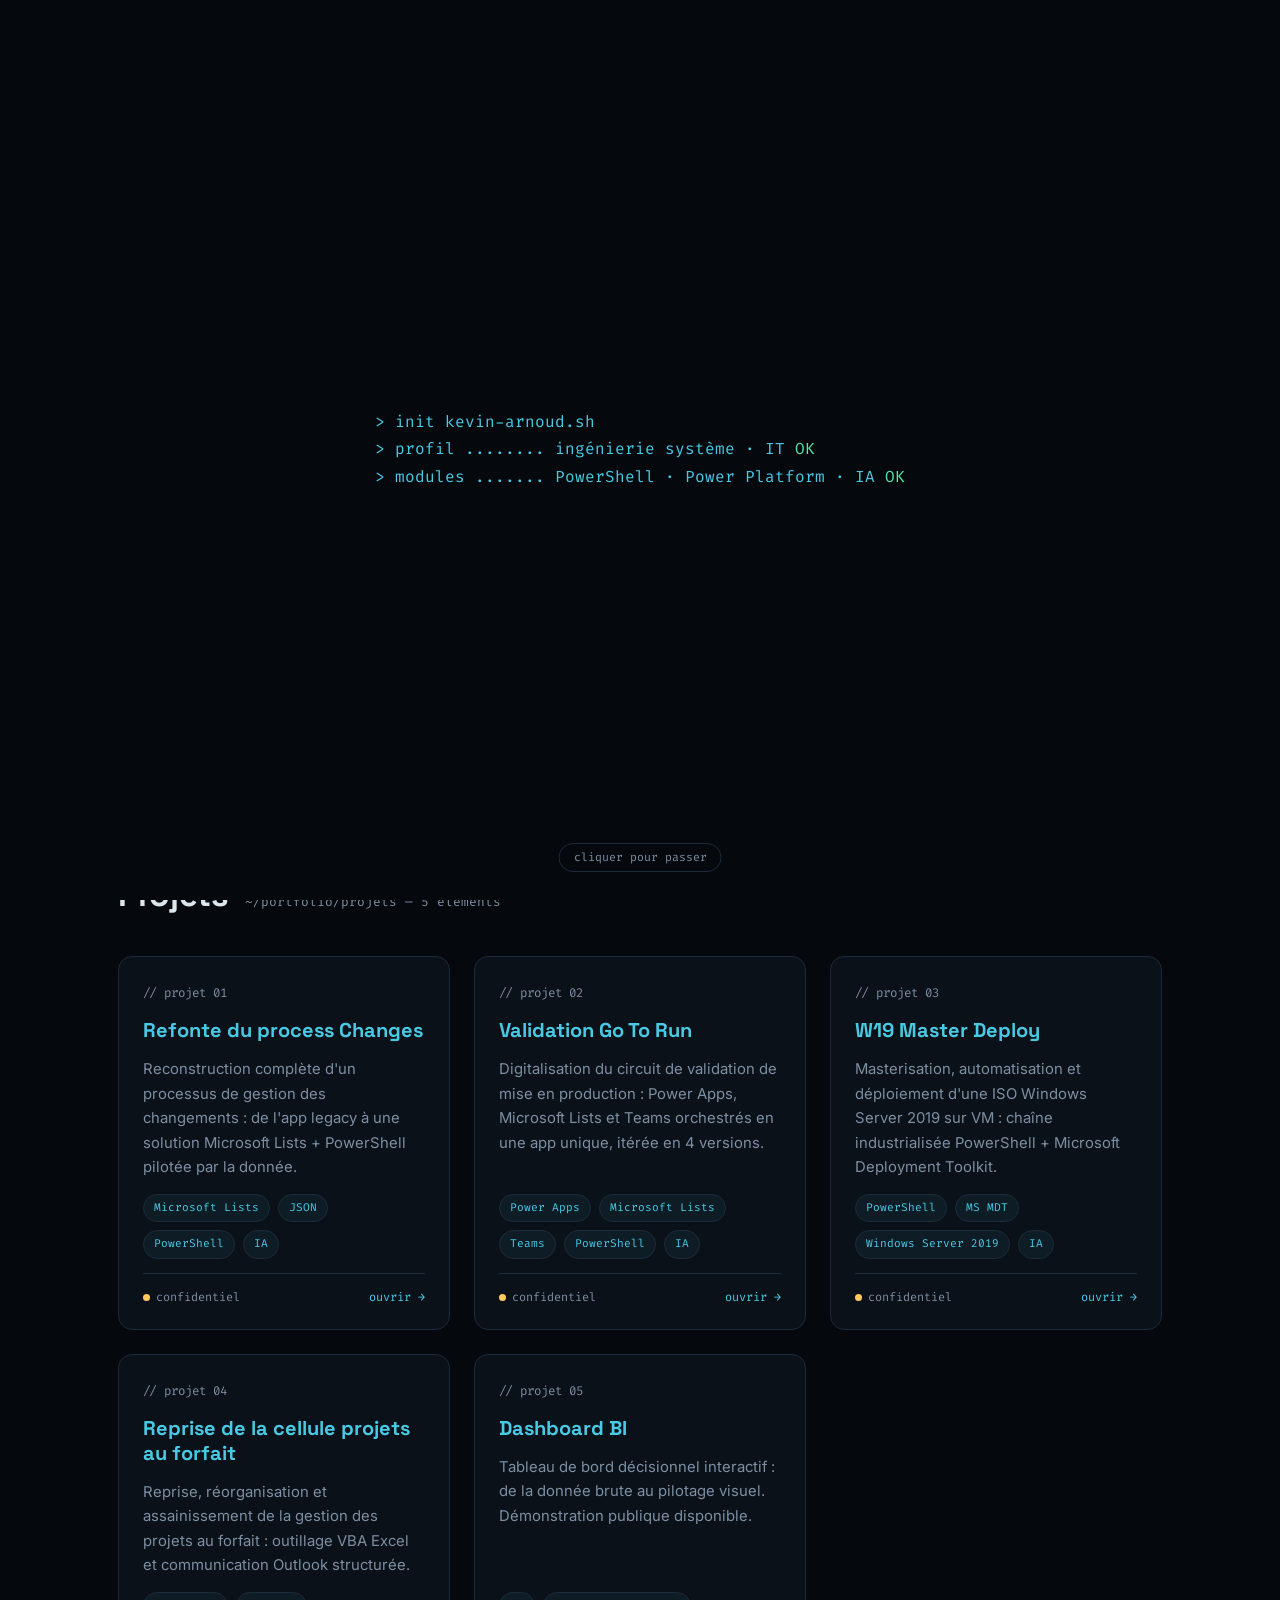
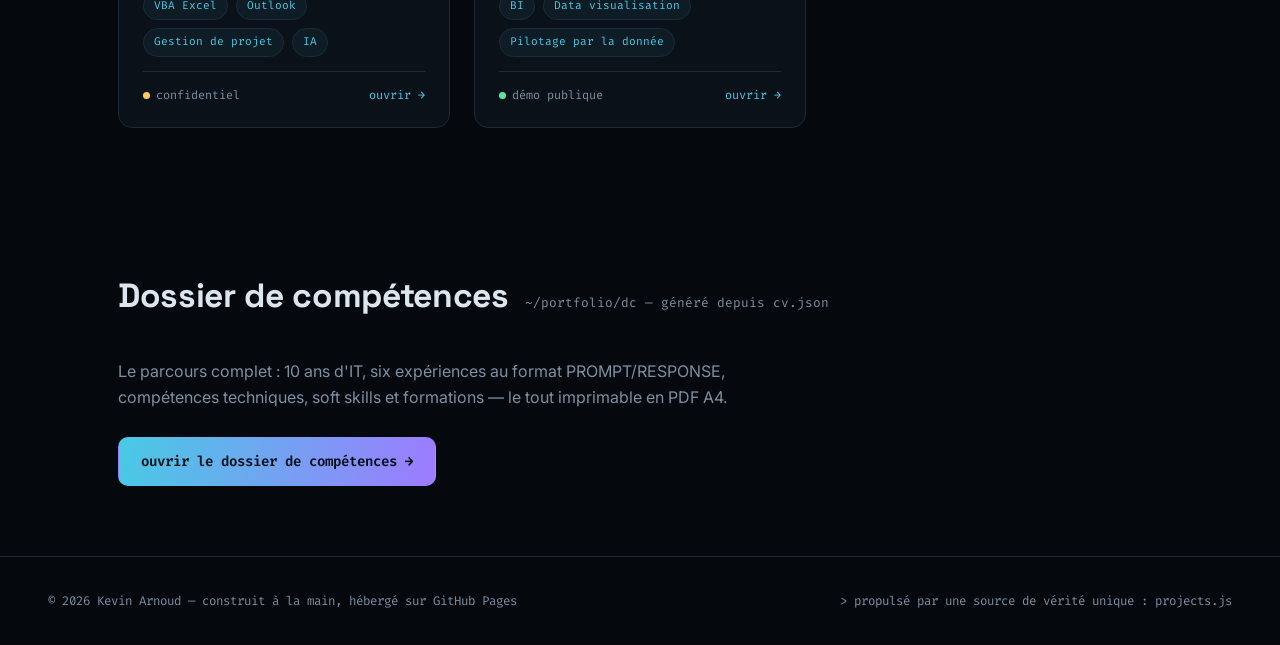
<file: index.html>
<!DOCTYPE html>
<html lang="fr">
<head>
  <meta charset="UTF-8">
  <meta name="viewport" content="width=device-width, initial-scale=1.0">
  <title>Kevin Arnoud — Portfolio · Ingénierie système · Power Platform · IA</title>
  <meta name="description" content="Portfolio de Kevin Arnoud : automatisation, Power Platform, PowerShell et projets IA. Pilotage par la donnée, zéro tâche manuelle.">
  <link rel="icon" type="image/svg+xml" href="assets/favicon.svg">
  <meta property="og:type" content="website">
  <meta property="og:title" content="Kevin Arnoud — Portfolio · Ingénierie système · Power Platform · IA">
  <meta property="og:description" content="5 projets d'automatisation et de pilotage par la donnée : Power Platform, PowerShell, BI et IA — avec démos.">
  <meta property="og:url" content="https://kevinarnoud.github.io/">
  <meta property="og:image" content="https://kevinarnoud.github.io/assets/og-image.png">
  <meta name="twitter:card" content="summary_large_image">
  <link rel="preconnect" href="https://fonts.googleapis.com">
  <link rel="preconnect" href="https://fonts.gstatic.com" crossorigin>
  <link href="https://fonts.googleapis.com/css2?family=Space+Grotesk:wght@500;700&family=Inter:wght@400;500&family=Fira+Code:wght@400;500&display=swap" rel="stylesheet">
  <link rel="stylesheet" href="assets/css/style.css">
</head>
<body>

  <!-- ===== 1. Pré-roll boot (1,5 s, cliquer pour passer) ===== -->
  <div id="boot" role="presentation" aria-hidden="true">
    <div id="boot-inner"></div>
    <button id="boot-skip" type="button">cliquer pour passer</button>
  </div>

  <!-- ===== 2. Fond constellation ===== -->
  <canvas id="bg-net" aria-hidden="true"></canvas>

  <!-- ===== 3. Barre supérieure ===== -->
  <nav class="topbar">
    <a class="brand" href="index.html"><span class="prompt-sign">&gt;</span> kevin.arnoud<span class="prompt-sign">_</span></a>
    <button class="kbd-hint" type="button" aria-label="Ouvrir la navigation (Ctrl+K)">
      <span class="kbd-label">naviguer</span> <kbd>Ctrl</kbd><kbd>K</kbd>
    </button>
  </nav>

  <!-- ===== 4. Hero ===== -->
  <header class="hero wrap">
    <p class="hero-eyebrow mono">$ status : <span class="ok">disponible pour transformer vos process</span></p>
    <h1>Ingénierie système,<br>automatisation &amp; <span class="grad">IA appliquée</span>.</h1>
    <p class="hero-sub">
      Je conçois des outils qui suppriment les tâches manuelles et rendent le pilotage
      visible : Power Platform, PowerShell, données et IA — du besoin terrain à la mise en production.
    </p>
    <div class="hero-ctas">
      <a class="btn btn-primary" href="#projets">voir les projets ↓</a>
      <button class="btn btn-ghost kbd-hint-alt kbd-hint" type="button">ou tapez Ctrl+K</button>
    </div>
  </header>

  <!-- ===== 5. Projets ===== -->
  <main class="wrap">
    <section id="projets" class="section">
      <div class="section-head reveal">
        <h2>Projets</h2>
        <span class="path mono">~/portfolio/projets — 5 éléments</span>
      </div>
      <div id="grid-projets" class="grid-projets"><!-- généré depuis data/projects.js --></div>
    </section>

    <section id="dc" class="section">
      <div class="section-head reveal">
        <h2>Dossier de compétences</h2>
        <span class="path mono">~/portfolio/dc — généré depuis cv.json</span>
      </div>
      <p class="reveal" style="color: var(--muted); max-width: 640px;">
        Le parcours complet : 10 ans d'IT, six expériences au format PROMPT/RESPONSE,
        compétences techniques, soft skills et formations — le tout imprimable en PDF A4.
      </p>
      <div class="hero-ctas reveal" style="margin-top: 26px;">
        <a class="btn btn-primary" href="dc.html">ouvrir le dossier de compétences →</a>
      </div>
    </section>
  </main>

  <!-- ===== 6. Command palette ===== -->
  <div id="palette-overlay" role="dialog" aria-modal="true" aria-label="Navigation rapide">
    <div id="palette">
      <div id="palette-input-row">
        <span class="prompt-sign">&gt;</span>
        <input id="palette-input" type="text" placeholder="chercher un projet, une page…" autocomplete="off" spellcheck="false">
      </div>
      <div id="palette-list" role="listbox"></div>
      <div id="palette-foot">
        <span><kbd>↑</kbd><kbd>↓</kbd> naviguer</span>
        <span><kbd>Entrée</kbd> ouvrir</span>
        <span><kbd>Échap</kbd> fermer</span>
      </div>
    </div>
  </div>

  <footer>
    <span>© 2026 Kevin Arnoud — construit à la main, hébergé sur GitHub Pages</span>
    <span>&gt; propulsé par une source de vérité unique : projects.js</span>
  </footer>

  <script src="data/projects.js"></script>
  <script src="assets/js/main.js"></script>
</body>
</html>
</file>
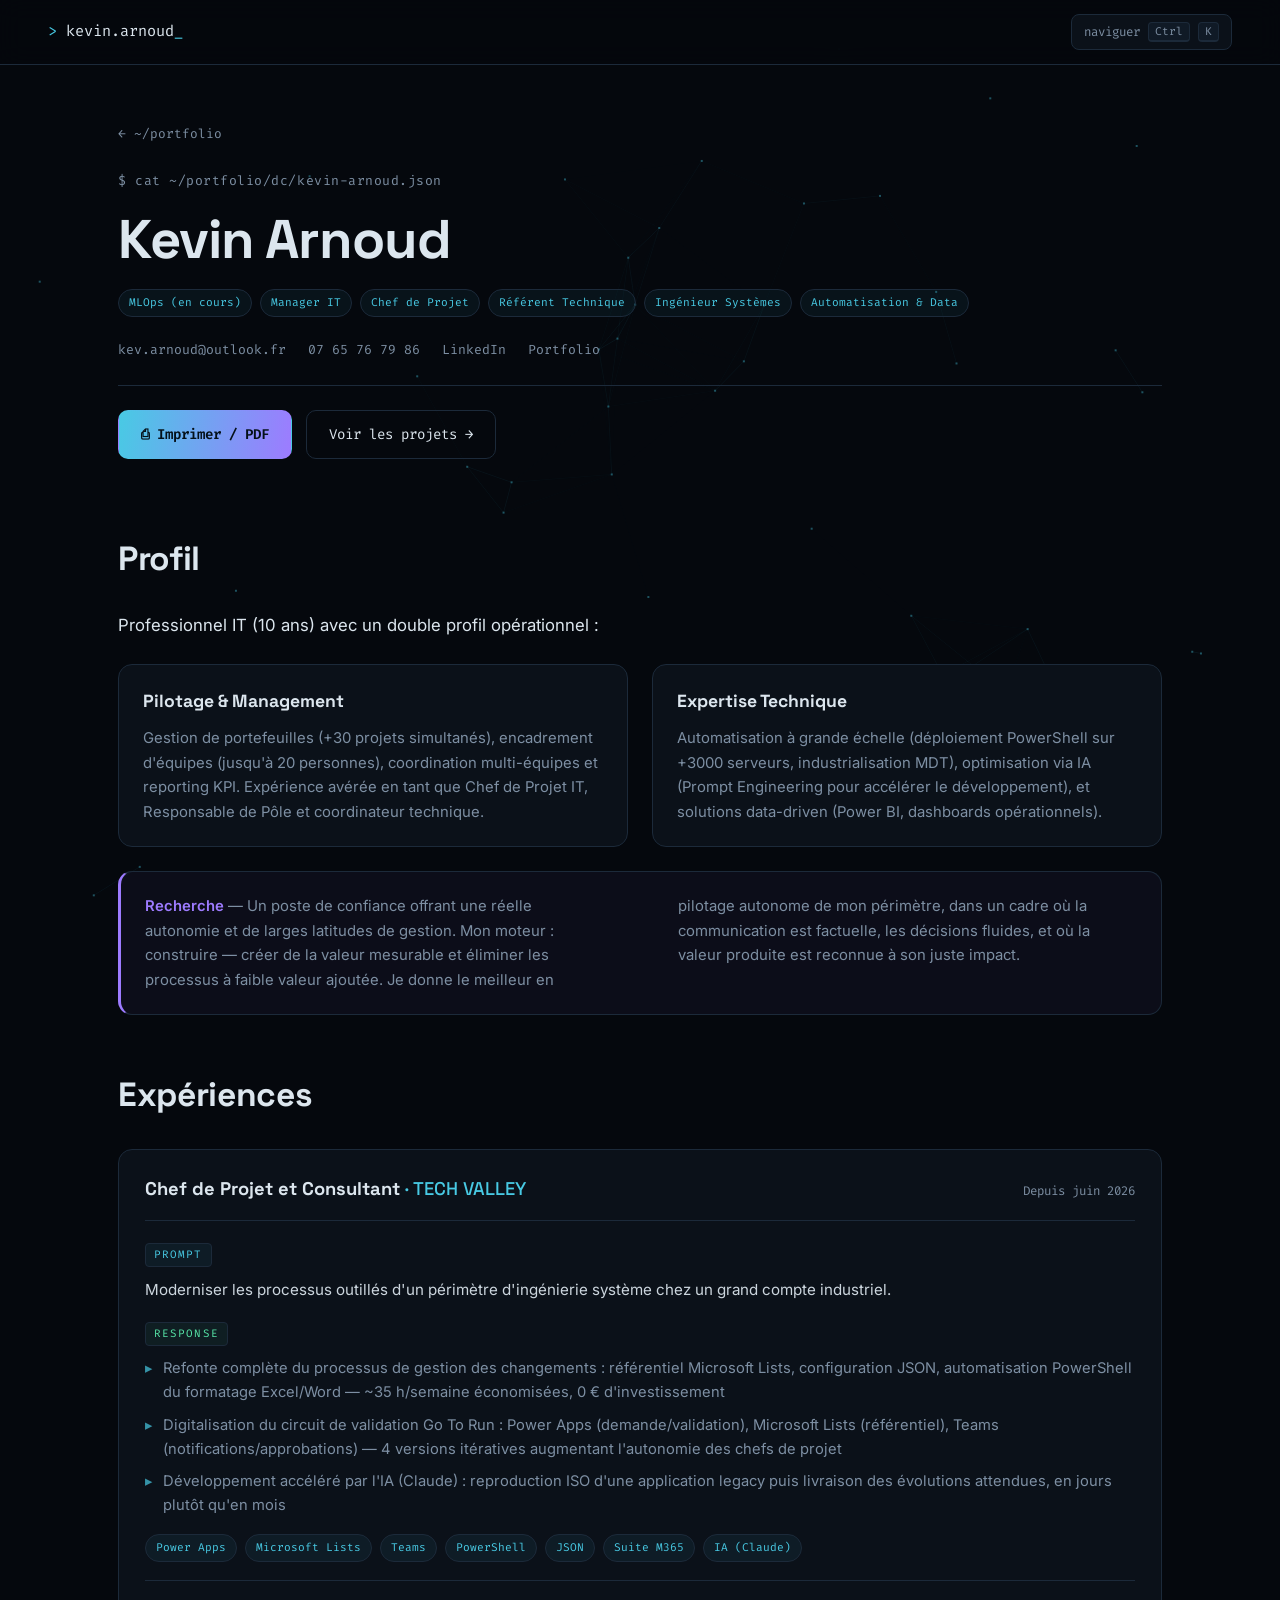
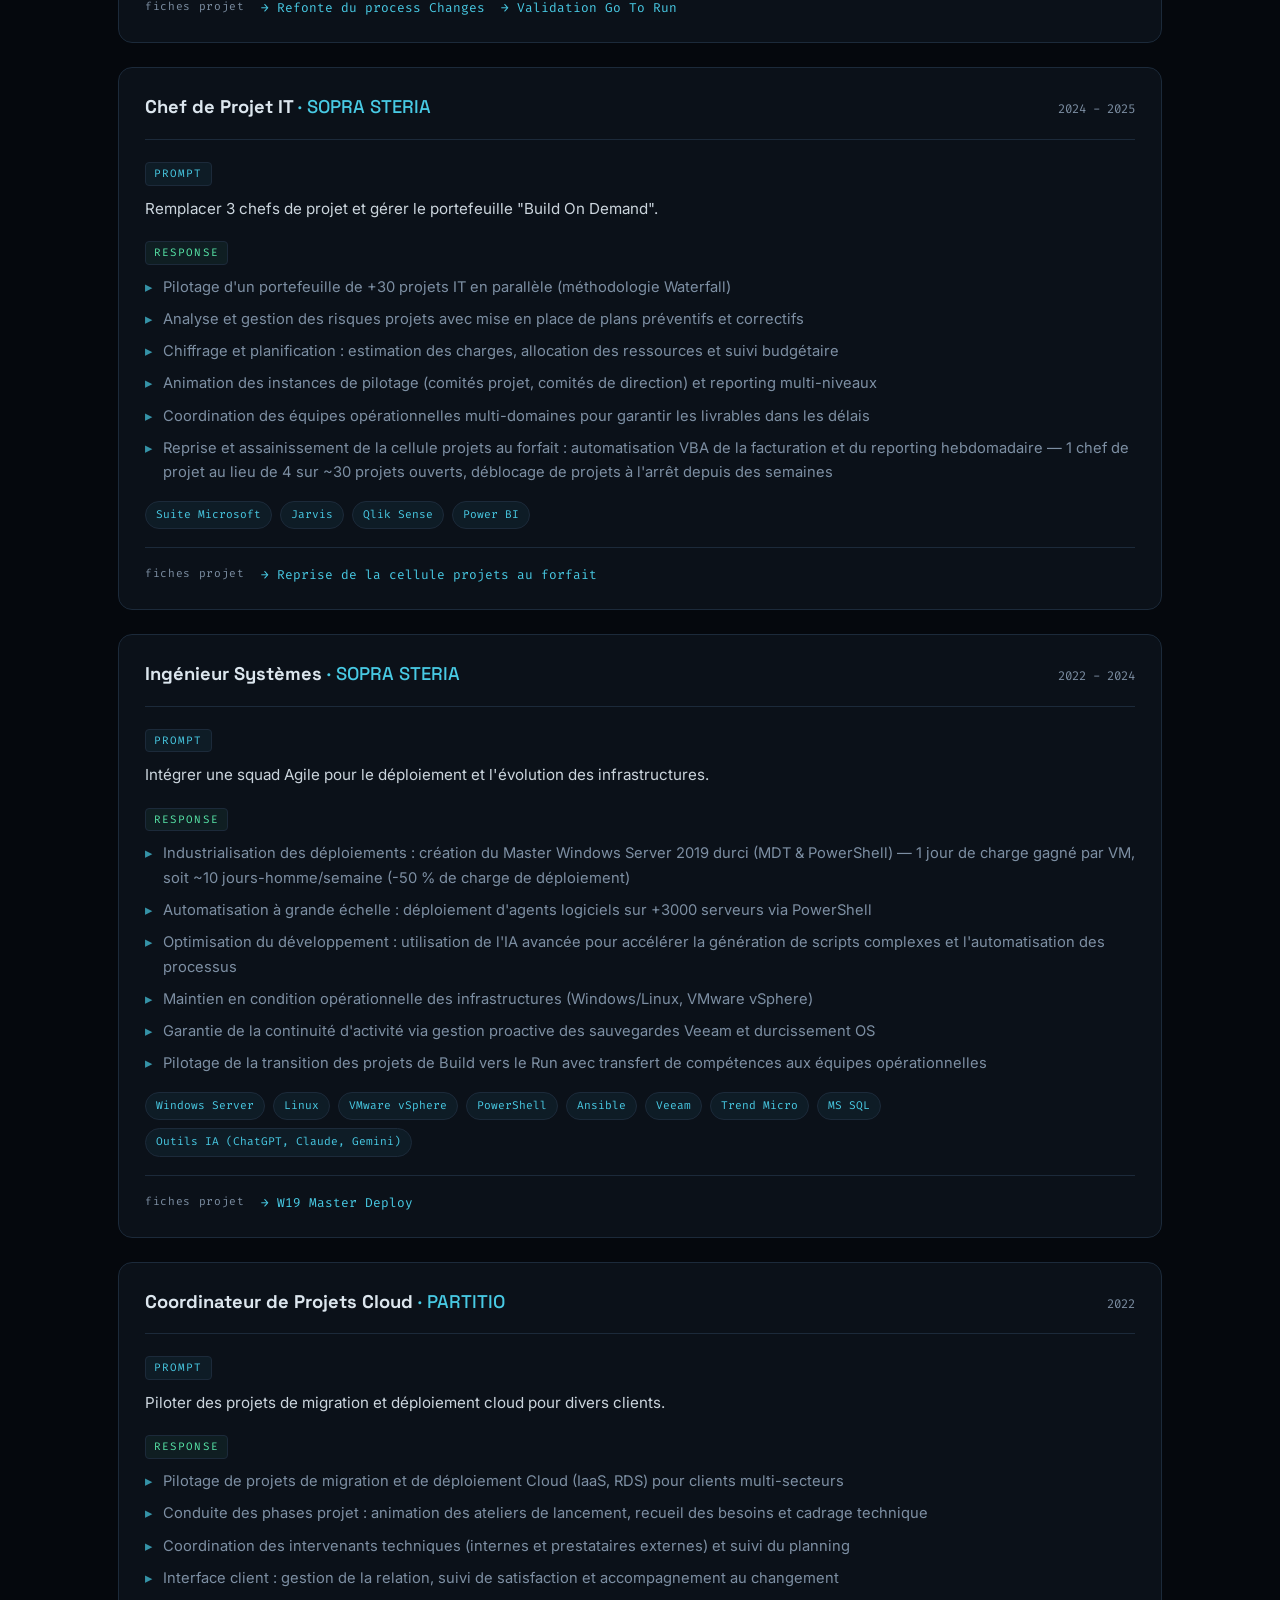
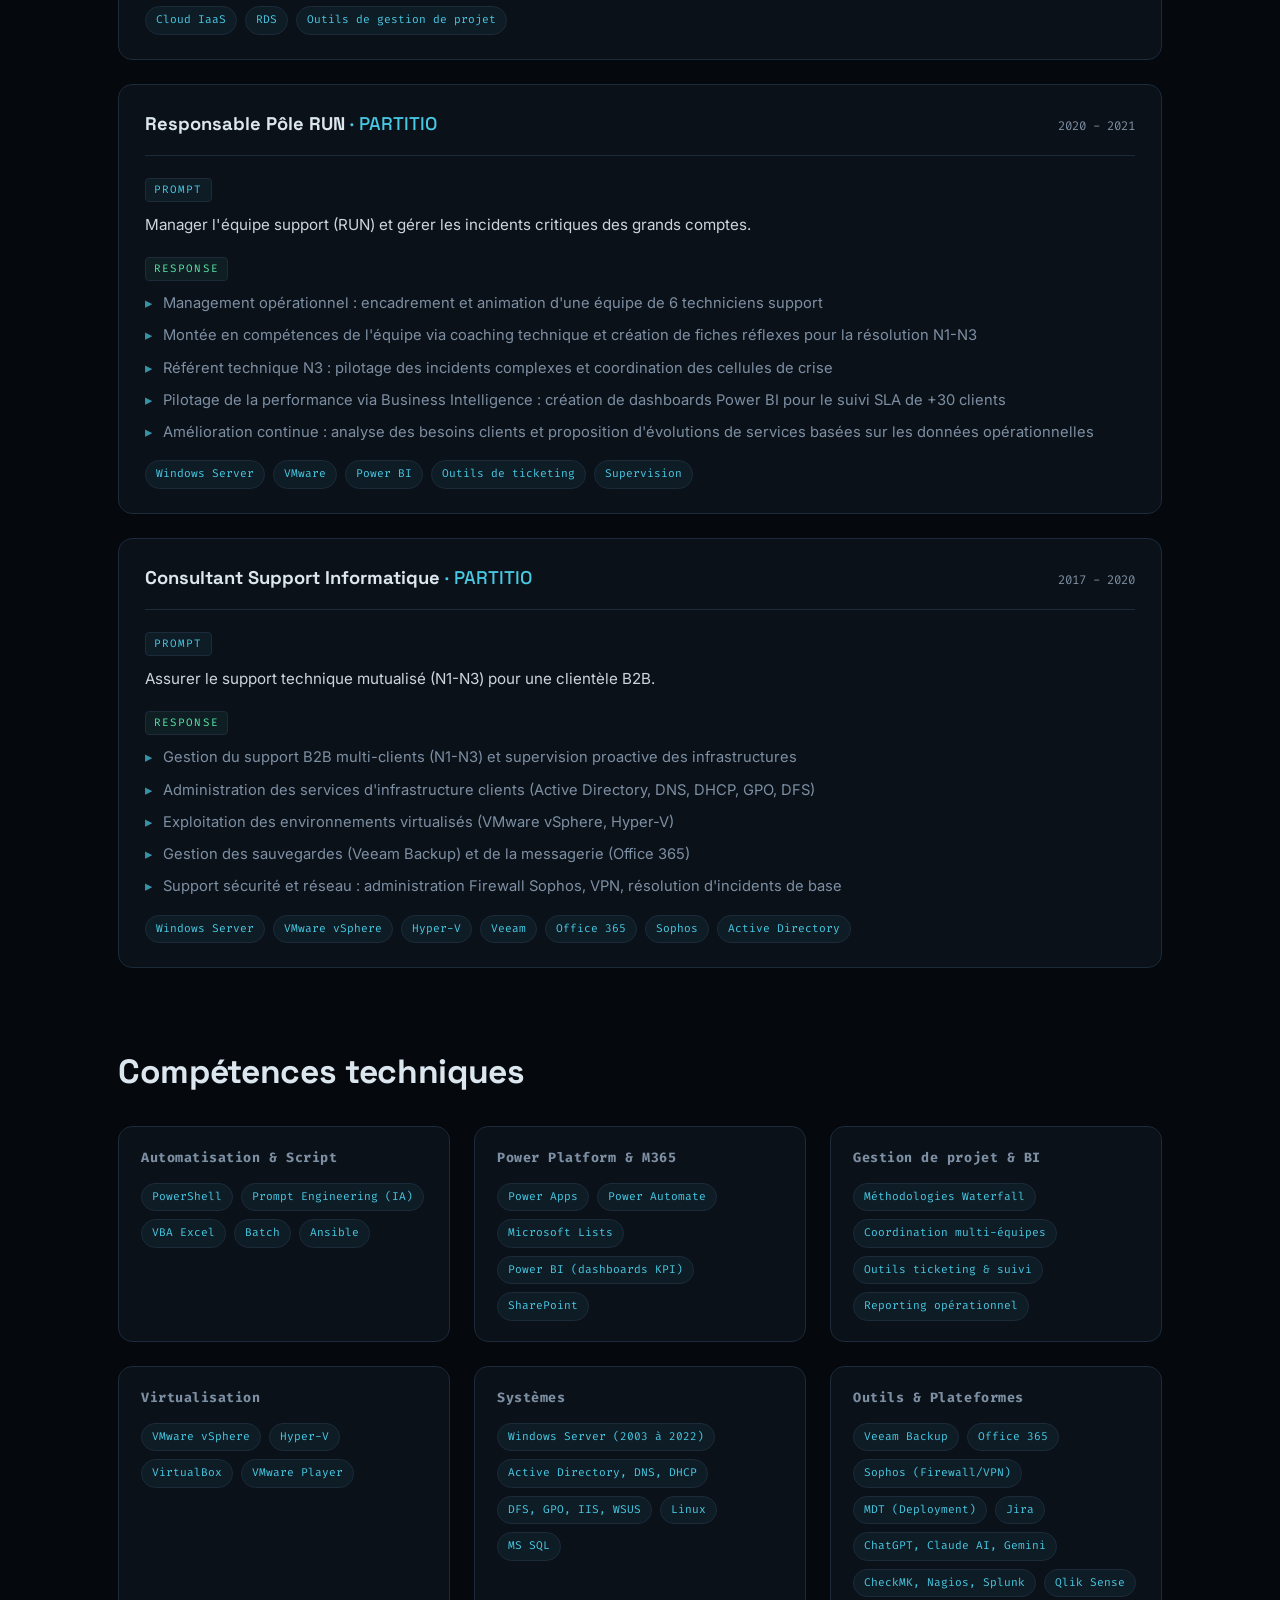
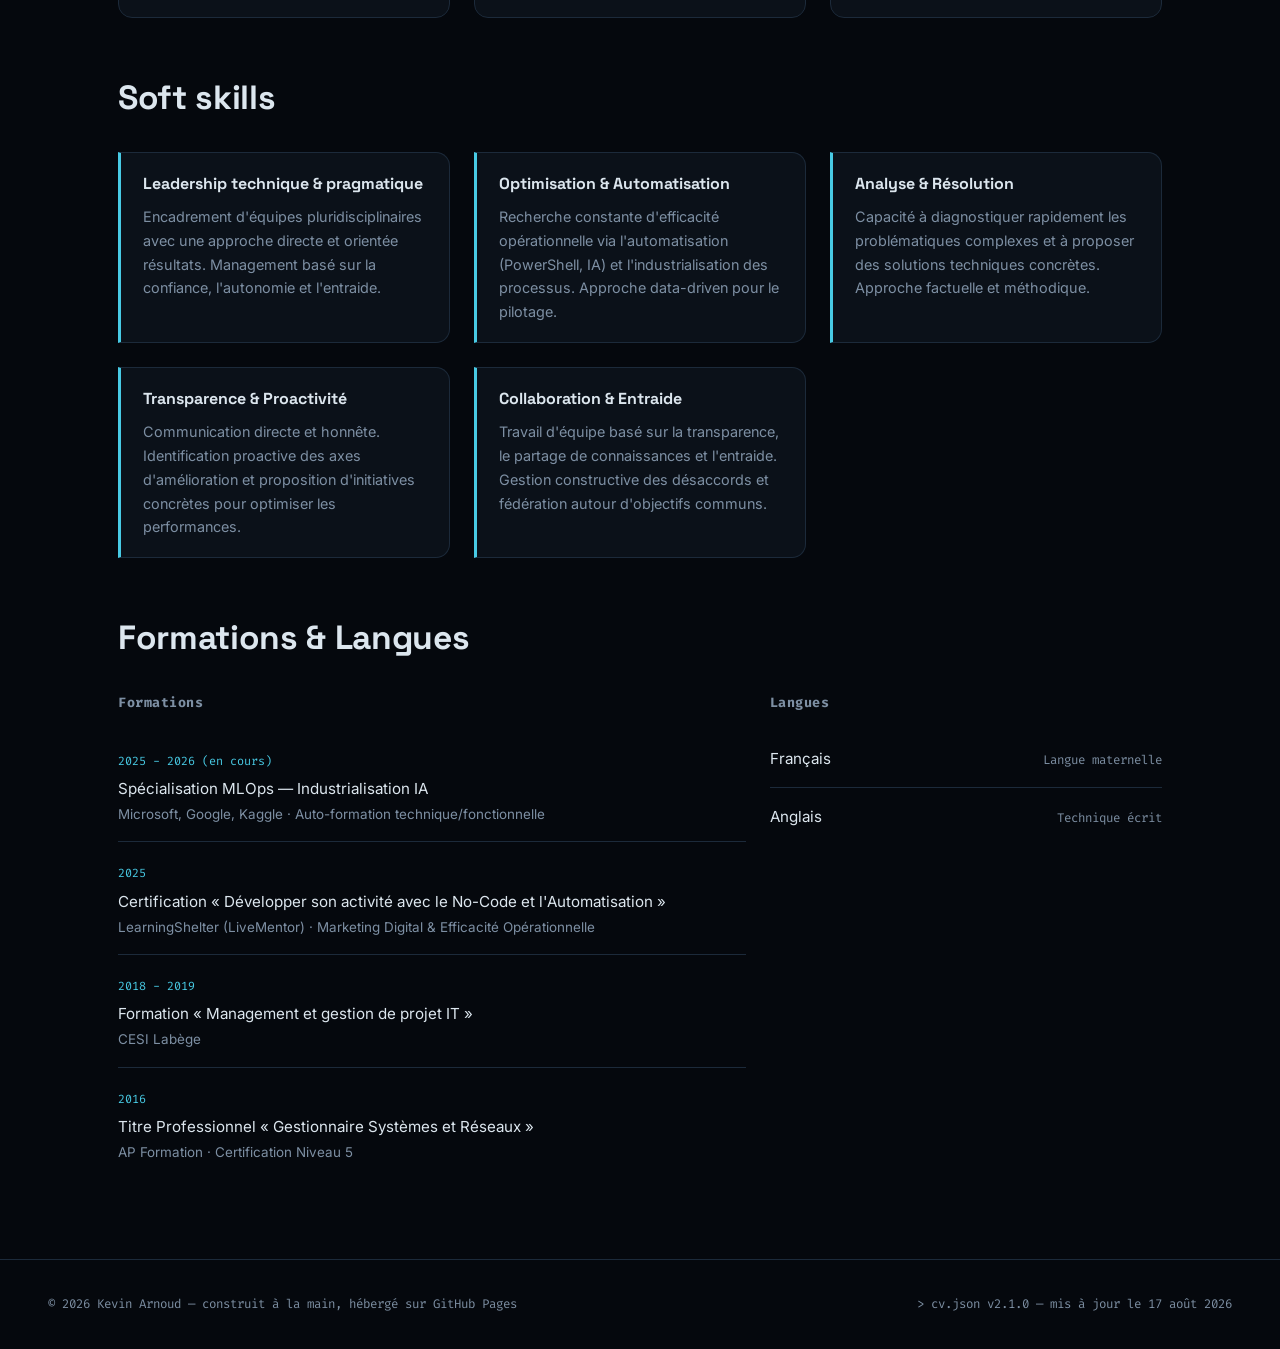
<file: dc.html>
<!DOCTYPE html>
<html lang="fr">
<head>
  <meta charset="UTF-8">
  <meta name="viewport" content="width=device-width, initial-scale=1.0">
  <title>Dossier de compétences — Kevin Arnoud</title>
  <meta name="description" content="Dossier de compétences de Kevin Arnoud : 10 ans d'IT, pilotage de projets, ingénierie système, automatisation et data.">
  <link rel="icon" type="image/svg+xml" href="assets/favicon.svg">
  <meta property="og:type" content="profile">
  <meta property="og:title" content="Dossier de compétences — Kevin Arnoud">
  <meta property="og:description" content="Parcours complet : pilotage & management, expertise technique, automatisation et pilotage par la donnée.">
  <meta property="og:url" content="https://kevinarnoud.github.io/dc.html">
  <meta property="og:image" content="https://kevinarnoud.github.io/assets/og-image.png">
  <meta name="twitter:card" content="summary_large_image">
  <link rel="preconnect" href="https://fonts.googleapis.com">
  <link rel="preconnect" href="https://fonts.gstatic.com" crossorigin>
  <link href="https://fonts.googleapis.com/css2?family=Space+Grotesk:wght@500;700&family=Inter:wght@400;500&family=Fira+Code:wght@400;500&display=swap" rel="stylesheet">
  <link rel="stylesheet" href="assets/css/style.css">
</head>
<body>

  <!-- Pas de pré-roll boot sur cette page (contrainte 2) : le DC est une
       page de consultation, pas une entrée de site. -->

  <canvas id="bg-net" aria-hidden="true"></canvas>

  <nav class="topbar no-print">
    <a class="brand" href="index.html"><span class="prompt-sign">&gt;</span> kevin.arnoud<span class="prompt-sign">_</span></a>
    <button class="kbd-hint" type="button" aria-label="Ouvrir la navigation (Ctrl+K)">
      <span class="kbd-label">naviguer</span> <kbd>Ctrl</kbd><kbd>K</kbd>
    </button>
  </nav>

  <main class="wrap" id="dc">
    <!-- Contenu injecté par assets/js/dc.js depuis cv.json (source de
         vérité unique). État d'erreur géré si le fetch échoue. -->
    <p class="dc-chargement mono">&gt; chargement du dossier de compétences…</p>
  </main>

  <div id="palette-overlay" role="dialog" aria-modal="true" aria-label="Navigation rapide">
    <div id="palette">
      <div id="palette-input-row">
        <span class="prompt-sign">&gt;</span>
        <input id="palette-input" type="text" placeholder="chercher un projet, une page…" autocomplete="off" spellcheck="false">
      </div>
      <div id="palette-list" role="listbox"></div>
      <div id="palette-foot">
        <span><kbd>↑</kbd><kbd>↓</kbd> naviguer</span>
        <span><kbd>Entrée</kbd> ouvrir</span>
        <span><kbd>Échap</kbd> fermer</span>
      </div>
    </div>
  </div>

  <footer>
    <span>© 2026 Kevin Arnoud — construit à la main, hébergé sur GitHub Pages</span>
    <span id="dc-meta" class="mono"><!-- meta.version + meta.dateMaj injectés --></span>
  </footer>

  <script src="data/projects.js"></script>
  <script src="assets/js/main.js"></script>
  <script src="assets/js/dc.js"></script>
</body>
</html>
</file>
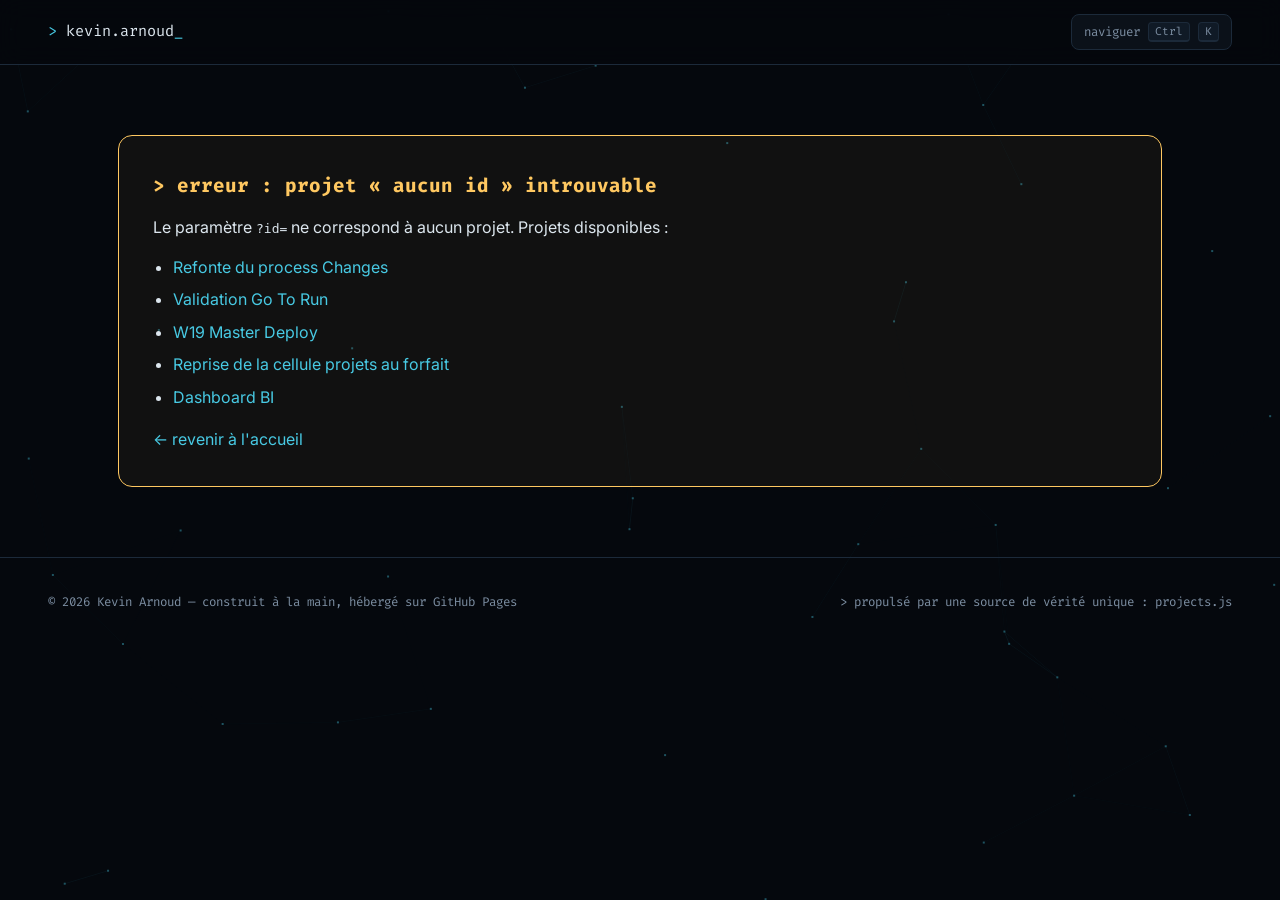
<file: projet.html>
<!DOCTYPE html>
<html lang="fr">
<head>
  <meta charset="UTF-8">
  <meta name="viewport" content="width=device-width, initial-scale=1.0">
  <title>Projet — Kevin Arnoud</title>
  <link rel="icon" type="image/svg+xml" href="assets/favicon.svg">
  <meta property="og:type" content="website">
  <meta property="og:title" content="Kevin Arnoud — Portfolio · Ingénierie système · Power Platform · IA">
  <meta property="og:description" content="5 projets d'automatisation et de pilotage par la donnée : Power Platform, PowerShell, BI et IA — avec démos.">
  <meta property="og:url" content="https://kevinarnoud.github.io/projet.html">
  <meta property="og:image" content="https://kevinarnoud.github.io/assets/og-image.png">
  <meta name="twitter:card" content="summary_large_image">
  <link rel="preconnect" href="https://fonts.googleapis.com">
  <link rel="preconnect" href="https://fonts.gstatic.com" crossorigin>
  <link href="https://fonts.googleapis.com/css2?family=Space+Grotesk:wght@500;700&family=Inter:wght@400;500&family=Fira+Code:wght@400;500&display=swap" rel="stylesheet">
  <link rel="stylesheet" href="assets/css/style.css">
</head>
<body>

  <canvas id="bg-net" aria-hidden="true"></canvas>

  <nav class="topbar">
    <a class="brand" href="index.html"><span class="prompt-sign">&gt;</span> kevin.arnoud<span class="prompt-sign">_</span></a>
    <button class="kbd-hint" type="button" aria-label="Ouvrir la navigation (Ctrl+K)">
      <span class="kbd-label">naviguer</span> <kbd>Ctrl</kbd><kbd>K</kbd>
    </button>
  </nav>

  <main class="wrap" id="fiche">
    <!-- Contenu injecté par assets/js/projet.js depuis data/projects.js
         selon le paramètre ?id=… — état d'erreur géré si id inconnu. -->
  </main>

  <div id="palette-overlay" role="dialog" aria-modal="true" aria-label="Navigation rapide">
    <div id="palette">
      <div id="palette-input-row">
        <span class="prompt-sign">&gt;</span>
        <input id="palette-input" type="text" placeholder="chercher un projet, une page…" autocomplete="off" spellcheck="false">
      </div>
      <div id="palette-list" role="listbox"></div>
      <div id="palette-foot">
        <span><kbd>↑</kbd><kbd>↓</kbd> naviguer</span>
        <span><kbd>Entrée</kbd> ouvrir</span>
        <span><kbd>Échap</kbd> fermer</span>
      </div>
    </div>
  </div>

  <footer>
    <span>© 2026 Kevin Arnoud — construit à la main, hébergé sur GitHub Pages</span>
    <span>&gt; propulsé par une source de vérité unique : projects.js</span>
  </footer>

  <script src="data/projects.js"></script>
  <script src="assets/js/main.js"></script>
  <script src="assets/js/projet.js"></script>
</body>
</html>
</file>
<file: assets/css/style.css>
/* ============================================================
   DESIGN SYSTEM — Portfolio Kevin Arnoud
   Héritage DC v1.3 (cyan #48cae4, Fira Code, métaphore terminal)
   Version évoluée : fond spatial profond, gradient cyan→violet,
   glow maîtrisé, micro-interactions.
   ============================================================ */

:root {
  /* -- Couleurs -- */
  --bg-0: #05080d;            /* fond de page (espace profond) */
  --bg-1: #0b1119;            /* cartes / surfaces */
  --bg-2: #101a26;            /* surfaces surélevées, terminal */
  --line: #1c2a3a;            /* bordures */
  --accent: #48cae4;          /* cyan — héritage DC v1.3 */
  --accent-2: #9d7bff;        /* violet électrique — évolution IA */
  --gradient: linear-gradient(100deg, var(--accent) 0%, var(--accent-2) 100%);
  --text: #dce6ee;
  --muted: #7d8fa3;
  --ok: #57e6a8;
  --warn: #ffc861;

  /* -- Typo -- */
  --font-display: 'Space Grotesk', 'Segoe UI', sans-serif;
  --font-body: 'Inter', 'Segoe UI', system-ui, sans-serif;
  --font-mono: 'Fira Code', 'Consolas', monospace;

  /* -- Rythme -- */
  --radius: 14px;
  --gap: 24px;
  --pad-page: clamp(20px, 4vw, 48px);
  --shadow-glow: 0 0 32px rgba(72, 202, 228, .12);
}

* { margin: 0; padding: 0; box-sizing: border-box; }

html { scroll-behavior: smooth; }

body {
  background: var(--bg-0);
  color: var(--text);
  font-family: var(--font-body);
  line-height: 1.65;
  -webkit-font-smoothing: antialiased;
  overflow-x: hidden;
}

::selection { background: rgba(72, 202, 228, .3); }

a { color: var(--accent); text-decoration: none; }
a:focus-visible, button:focus-visible, input:focus-visible, [tabindex]:focus-visible {
  outline: 2px solid var(--accent);
  outline-offset: 3px;
  border-radius: 4px;
}

.mono { font-family: var(--font-mono); }

/* ============================================================
   1. BOOT SEQUENCE (pré-roll ~1,5 s, skippable)
   ============================================================ */
#boot {
  position: fixed; inset: 0; z-index: 100;
  background: var(--bg-0);
  display: flex; align-items: center; justify-content: center;
  transition: opacity .45s ease;
  cursor: pointer;
}
#boot.done { opacity: 0; pointer-events: none; }
#boot-inner {
  font-family: var(--font-mono);
  font-size: clamp(.8rem, 2.4vw, 1rem);
  color: var(--accent);
  min-width: min(520px, 86vw);
}
#boot-inner .line { min-height: 1.7em; white-space: pre-wrap; }
#boot-inner .ok { color: var(--ok); }
#boot-inner .dim { color: var(--muted); }
#boot-skip {
  position: absolute; bottom: 28px; left: 50%; transform: translateX(-50%);
  font-family: var(--font-mono); font-size: .72rem; color: var(--muted);
  border: 1px solid var(--line); border-radius: 20px; padding: 6px 14px;
  background: transparent; cursor: pointer;
}
.cursor::after {
  content: "▋"; margin-left: 2px;
  animation: blink 1s steps(1) infinite;
}
@keyframes blink { 50% { opacity: 0; } }

/* ============================================================
   2. FOND CANVAS (constellation discrète)
   ============================================================ */
#bg-net {
  position: fixed; inset: 0; z-index: -1;
  opacity: .55;
}

/* ============================================================
   3. STRUCTURE / NAVBAR
   ============================================================ */
.wrap { max-width: 1140px; margin: 0 auto; padding: 0 var(--pad-page); }

.topbar {
  position: sticky; top: 0; z-index: 40;
  display: flex; align-items: center; justify-content: space-between;
  padding: 14px var(--pad-page);
  background: rgba(5, 8, 13, .72);
  backdrop-filter: blur(12px);
  border-bottom: 1px solid var(--line);
}
.brand {
  font-family: var(--font-mono); font-size: .95rem; color: var(--text);
}
.brand .prompt-sign { color: var(--accent); }
.kbd-hint {
  display: inline-flex; align-items: center; gap: 8px;
  font-family: var(--font-mono); font-size: .78rem; color: var(--muted);
  border: 1px solid var(--line); border-radius: 8px;
  padding: 7px 12px; background: var(--bg-1); cursor: pointer;
  transition: border-color .2s, color .2s, transform .2s;
}
.kbd-hint:hover { border-color: var(--accent); color: var(--accent); transform: translateY(-1px); }
.kbd-hint kbd {
  font-family: inherit; font-size: .7rem;
  border: 1px solid var(--line); border-bottom-width: 2px;
  border-radius: 4px; padding: 1px 6px; background: var(--bg-2);
}

/* ============================================================
   4. HERO
   ============================================================ */
.hero {
  min-height: calc(88vh - 60px);
  display: flex; flex-direction: column; justify-content: center;
  padding-top: 40px; padding-bottom: 60px;
}
.hero-eyebrow {
  font-family: var(--font-mono); font-size: .82rem; color: var(--muted);
  margin-bottom: 18px; letter-spacing: .04em;
}
.hero-eyebrow .ok { color: var(--ok); }
.hero h1 {
  font-family: var(--font-display);
  font-size: clamp(2.4rem, 7vw, 4.6rem);
  font-weight: 700; line-height: 1.06; letter-spacing: -.02em;
  margin-bottom: 22px;
}
.hero h1 .grad {
  background: var(--gradient);
  -webkit-background-clip: text; background-clip: text; color: transparent;
}
.hero-sub {
  max-width: 620px; color: var(--muted);
  font-size: clamp(1rem, 2.2vw, 1.15rem);
  margin-bottom: 34px;
}
.hero-ctas { display: flex; gap: 14px; flex-wrap: wrap; }
.btn {
  display: inline-flex; align-items: center; gap: 10px;
  font-family: var(--font-mono); font-size: .88rem;
  padding: 12px 22px; border-radius: 10px; cursor: pointer;
  border: 1px solid transparent; transition: transform .2s, box-shadow .2s, border-color .2s;
}
.btn:hover { transform: translateY(-2px); }
.btn-primary { background: var(--gradient); color: #041018; font-weight: 600; }
.btn-primary:hover { box-shadow: var(--shadow-glow); }
.btn-ghost { background: transparent; color: var(--text); border-color: var(--line); }
.btn-ghost:hover { border-color: var(--accent); color: var(--accent); }

/* Glitch reveal du titre (jouée une fois après le boot) */
.glitch-in { animation: glitchIn .7s cubic-bezier(.2,.8,.2,1) both; }
@keyframes glitchIn {
  0%   { opacity: 0; transform: translateY(14px) skewX(-4deg); filter: blur(6px); }
  55%  { opacity: 1; transform: translateY(-2px) skewX(1.5deg); filter: blur(0); }
  70%  { transform: translateX(-3px); }
  80%  { transform: translateX(2px); }
  100% { transform: none; }
}

/* ============================================================
   5. GRILLE PROJETS
   ============================================================ */
.section { padding: 70px 0; }
.section-head {
  display: flex; align-items: baseline; gap: 16px; margin-bottom: 34px;
}
.section-head h2 {
  font-family: var(--font-display); font-size: clamp(1.5rem, 3.4vw, 2.1rem);
  letter-spacing: -.01em;
}
.section-head .path {
  font-family: var(--font-mono); font-size: .8rem; color: var(--muted);
}

.grid-projets {
  display: grid; gap: var(--gap);
  grid-template-columns: repeat(auto-fill, minmax(300px, 1fr));
}
.card {
  position: relative;
  background: var(--bg-1);
  border: 1px solid var(--line);
  border-radius: var(--radius);
  padding: 26px 24px 22px;
  display: flex; flex-direction: column; gap: 14px;
  transition: transform .25s ease, border-color .25s ease, box-shadow .25s ease;
  overflow: hidden;
}
.card:hover {
  transform: translateY(-5px);
  border-color: rgba(72, 202, 228, .55);
  box-shadow: var(--shadow-glow);
}
.card::before {
  /* liseré gradient supérieur, révélé au survol */
  content: ""; position: absolute; top: 0; left: 0; right: 0; height: 2px;
  background: var(--gradient); opacity: 0; transition: opacity .25s;
}
.card:hover::before { opacity: 1; }
.card-num {
  font-family: var(--font-mono); font-size: .78rem; color: var(--muted);
}
.card h3 {
  font-family: var(--font-display); font-size: 1.25rem; line-height: 1.25;
}
.card p { color: var(--muted); font-size: .93rem; flex: 1; }
.card-stack { display: flex; flex-wrap: wrap; gap: 8px; }
.chip {
  font-family: var(--font-mono); font-size: .7rem;
  border: 1px solid var(--line); border-radius: 20px;
  padding: 4px 10px; color: var(--accent);
  background: rgba(72, 202, 228, .06);
}
.card-foot {
  display: flex; align-items: center; justify-content: space-between;
  font-family: var(--font-mono); font-size: .74rem;
  border-top: 1px solid var(--line); padding-top: 14px; color: var(--muted);
}
.badge-statut { display: inline-flex; align-items: center; gap: 6px; }
.badge-statut .dot { width: 7px; height: 7px; border-radius: 50%; }
.statut-confidentiel .dot { background: var(--warn); }
.statut-demo .dot { background: var(--ok); }
.card-cta { color: var(--accent); }

/* ============================================================
   6. RÉVÉLATIONS AU SCROLL
   ============================================================ */
.reveal { opacity: 0; transform: translateY(26px); transition: opacity .6s ease, transform .6s ease; }
.reveal.vu { opacity: 1; transform: none; }
.reveal:nth-child(2) { transition-delay: .08s; }
.reveal:nth-child(3) { transition-delay: .16s; }
.reveal:nth-child(4) { transition-delay: .24s; }
.reveal:nth-child(5) { transition-delay: .32s; }

/* ============================================================
   7. COMMAND PALETTE (signature du site)
   ============================================================ */
#palette-overlay {
  position: fixed; inset: 0; z-index: 90;
  background: rgba(3, 6, 10, .66); backdrop-filter: blur(4px);
  display: none; align-items: flex-start; justify-content: center;
  padding-top: min(18vh, 160px);
}
#palette-overlay.open { display: flex; }
#palette {
  width: min(620px, 92vw);
  background: var(--bg-2);
  border: 1px solid var(--line);
  border-radius: 14px;
  box-shadow: 0 24px 80px rgba(0,0,0,.6), var(--shadow-glow);
  overflow: hidden;
  animation: palettePop .22s cubic-bezier(.2,.9,.3,1.2) both;
}
@keyframes palettePop {
  from { opacity: 0; transform: translateY(-10px) scale(.98); }
  to   { opacity: 1; transform: none; }
}
#palette-input-row {
  display: flex; align-items: center; gap: 10px;
  padding: 16px 18px; border-bottom: 1px solid var(--line);
  font-family: var(--font-mono);
}
#palette-input-row .prompt-sign { color: var(--accent); }
#palette-input {
  flex: 1; background: transparent; border: 0; color: var(--text);
  font-family: var(--font-mono); font-size: .95rem;
}
#palette-input:focus { outline: none; }
#palette-list { max-height: 320px; overflow-y: auto; }
.palette-item {
  display: flex; align-items: center; justify-content: space-between; gap: 12px;
  padding: 12px 18px; cursor: pointer;
  font-size: .92rem;
  border-left: 2px solid transparent;
}
.palette-item .hint { font-family: var(--font-mono); font-size: .72rem; color: var(--muted); }
.palette-item.actif {
  background: rgba(72, 202, 228, .08);
  border-left-color: var(--accent);
}
.palette-vide {
  padding: 18px; color: var(--muted); font-size: .88rem; font-family: var(--font-mono);
}
#palette-foot {
  display: flex; gap: 16px; padding: 10px 18px;
  border-top: 1px solid var(--line);
  font-family: var(--font-mono); font-size: .7rem; color: var(--muted);
}
#palette-foot kbd {
  border: 1px solid var(--line); border-radius: 4px; padding: 0 5px;
  font-family: inherit;
}

/* ============================================================
   8. FICHE PROJET
   ============================================================ */
.fiche-head { padding: 60px 0 30px; }
.breadcrumb {
  font-family: var(--font-mono); font-size: .8rem; color: var(--muted);
  margin-bottom: 26px; display: inline-block;
}
.breadcrumb:hover { color: var(--accent); }
.fiche-head h1 {
  font-family: var(--font-display);
  font-size: clamp(1.9rem, 5vw, 3.2rem); line-height: 1.1;
  letter-spacing: -.02em; margin-bottom: 16px;
}
.fiche-head .pitch { max-width: 680px; color: var(--muted); font-size: 1.05rem; }

.kpi-row {
  display: grid; grid-template-columns: repeat(auto-fit, minmax(150px, 1fr));
  gap: var(--gap); margin: 36px 0;
}
.kpi {
  background: var(--bg-1); border: 1px solid var(--line); border-radius: var(--radius);
  padding: 20px; text-align: center;
}
.kpi .val {
  font-family: var(--font-display); font-size: 1.9rem; font-weight: 700;
  background: var(--gradient);
  -webkit-background-clip: text; background-clip: text; color: transparent;
}
.kpi .lab { font-size: .8rem; color: var(--muted); margin-top: 4px; }

.fiche-placeholder {
  border: 1px dashed var(--line); border-radius: var(--radius);
  padding: 40px; text-align: center; color: var(--muted);
  font-family: var(--font-mono); font-size: .9rem;
  margin: 30px 0 70px;
}

/* État d'erreur Poka-Yoke (id de projet inconnu) */
.fiche-erreur {
  margin: 70px 0; padding: 34px;
  border: 1px solid var(--warn); border-radius: var(--radius);
  background: rgba(255, 200, 97, .05);
}
.fiche-erreur h1 { font-family: var(--font-mono); font-size: 1.2rem; color: var(--warn); margin-bottom: 12px; }
.fiche-erreur ul { margin: 14px 0 0 20px; }
.fiche-erreur li { margin: 6px 0; }

/* ============================================================
   9. FOOTER
   ============================================================ */
footer {
  border-top: 1px solid var(--line);
  padding: 34px var(--pad-page);
  display: flex; justify-content: space-between; gap: 16px; flex-wrap: wrap;
  font-family: var(--font-mono); font-size: .78rem; color: var(--muted);
}

/* ============================================================
   10. ACCESSIBILITÉ & MOBILE
   ============================================================ */
@media (prefers-reduced-motion: reduce) {
  html { scroll-behavior: auto; }
  *, *::before, *::after { animation-duration: .01ms !important; transition-duration: .01ms !important; }
  .reveal { opacity: 1; transform: none; }
}
@media (max-width: 640px) {
  .hero { min-height: 72vh; }
  .kbd-hint .kbd-label { display: none; } /* icône seule sur mobile */
}

/* ============================================================
   11. SECTIONS DE FICHE COMPLÈTE (Phase 2)
   ============================================================ */
.fiche-section { margin: 0 0 46px; max-width: 760px; }
.fiche-section h2 {
  font-family: var(--font-display); font-size: 1.35rem;
  margin-bottom: 14px; letter-spacing: -.01em;
  display: flex; align-items: center; gap: 12px;
}
.fiche-section h2::before {
  content: "//"; font-family: var(--font-mono);
  font-size: .95rem; color: var(--accent);
}
.fiche-section p { color: var(--text); opacity: .92; margin-bottom: 12px; }
.fiche-section strong { color: var(--accent); font-weight: 600; }
.fiche-section em { color: var(--accent-2); font-style: normal; }

.schema {
  margin: 22px 0 6px; padding: 22px;
  background: var(--bg-1); border: 1px solid var(--line); border-radius: var(--radius);
}
.schema svg { width: 100%; height: auto; display: block; }
.schema .sch-boites rect {
  fill: var(--bg-2); stroke: var(--line); stroke-width: 1.5;
}
.schema .sch-boites rect.sch-core { stroke: var(--accent); }
.schema .sch-boites text {
  fill: var(--text); font-family: var(--font-mono); font-size: 15px;
  text-anchor: middle;
}
.schema .sch-boites text.sch-sub { fill: var(--muted); font-size: 12px; }
.schema .sch-fleches { color: var(--accent); opacity: .75; }
.schema .sch-sortie circle { fill: var(--accent-2); }
.schema figcaption {
  margin-top: 12px; font-family: var(--font-mono); font-size: .74rem; color: var(--muted);
  text-align: center;
}

.encart-confid {
  margin: 10px 0 70px; padding: 20px 24px; max-width: 760px;
  border: 1px solid var(--line); border-left: 3px solid var(--warn);
  border-radius: 0 var(--radius) var(--radius) 0;
  background: rgba(255, 200, 97, .04);
  color: var(--muted); font-size: .92rem;
}
.encart-confid strong { color: var(--warn); font-weight: 600; }

/* -- Schéma avant/après (fiche changes) -- */
.schema .sch-lane {
  font-family: var(--font-mono); font-size: 13px; letter-spacing: .06em;
}
.schema .sch-lane-avant { fill: var(--warn); }
.schema .sch-lane-apres { fill: var(--ok); }
.schema .sch-avant { opacity: .5; }
.schema .sch-avant .sch-fleches { color: var(--muted); }

/* -- Schéma go-to-run : boîte décision -- */
.schema .sch-boites rect.sch-go { stroke: var(--ok); }

/* -- Schéma w19 : ligne de cadence -- */
.schema .sch-cadence {
  fill: var(--accent-2); font-family: var(--font-mono); font-size: 15px;
  text-anchor: middle;
}

/* ============================================================
   12. BLOC DÉMONSTRATEUR (fiches avec démo live)
   ============================================================ */
.demo-bloc { max-width: 760px; }
.demo-media {
  border: 1px solid var(--line); border-radius: var(--radius);
  overflow: hidden; background: var(--bg-1);
}
.demo-media video { display: block; width: 100%; height: auto; }
.demo-media.demo-live { aspect-ratio: 16 / 9; }
.demo-media iframe { display: block; width: 100%; height: 100%; border: 0; }
.demo-actions { display: flex; gap: 14px; flex-wrap: wrap; margin-top: 16px; }
.demo-note {
  margin-top: 10px; font-family: var(--font-mono); font-size: .76rem; color: var(--muted);
}

/* -- Renvoi vers le DC en pied de fiche projet -- */
.fiche-suite {
  display: flex; align-items: center; justify-content: space-between;
  gap: 18px; flex-wrap: wrap;
  max-width: 760px; margin: 0 0 80px; padding: 22px 24px;
  border: 1px solid var(--line); border-radius: var(--radius);
  background: var(--bg-1);
  color: var(--muted); font-size: .93rem;
}

/* ============================================================
   13. DOSSIER DE COMPÉTENCES (dc.html)
   ------------------------------------------------------------
   Aucun token nouveau : la page réutilise intégralement les
   variables, la typo et les composants (.chip, .btn, .section-head)
   du design system ci-dessus.
   ============================================================ */
.dc-chargement { padding: 90px 0; color: var(--muted); font-size: .9rem; }

/* -- Hero -- */
.dc-hero { padding: 54px 0 20px; }
.dc-hero h1 {
  font-family: var(--font-display);
  font-size: clamp(2rem, 5.4vw, 3.4rem);
  font-weight: 700; line-height: 1.08; letter-spacing: -.02em;
  margin-bottom: 20px;
}
.dc-badges { margin-bottom: 22px; }
.dc-contacts {
  display: flex; flex-wrap: wrap; gap: 10px 22px;
  font-family: var(--font-mono); font-size: .82rem;
  padding-bottom: 24px; border-bottom: 1px solid var(--line);
}
.dc-contact { color: var(--muted); }
.dc-contact:hover { color: var(--accent); }
.dc-actions { display: flex; gap: 14px; flex-wrap: wrap; margin-top: 24px; }

/* -- Sections -- */
.dc-section { padding: 52px 0 0; }
.dc-section .section-head { margin-bottom: 26px; }

/* -- Profil -- */
.dc-pitch { color: var(--text); font-size: 1.05rem; max-width: 760px; margin-bottom: 24px; }
.dc-piliers {
  display: grid; gap: var(--gap);
  grid-template-columns: repeat(auto-fit, minmax(290px, 1fr));
}
.dc-pilier {
  background: var(--bg-1); border: 1px solid var(--line);
  border-radius: var(--radius); padding: 22px 24px;
}
.dc-pilier h3 {
  font-family: var(--font-display); font-size: 1.1rem; margin-bottom: 10px;
}
.dc-pilier p { color: var(--muted); font-size: .93rem; }
/* Aligné sur .dc-pilier — mêmes padding, rayon et interligne (1.65
   hérité du body) : l'encart doit lire comme une troisième surface de
   la même famille, pas comme un bandeau. Seul le liseré violet le
   distingue. */
.dc-recherche {
  margin-top: var(--gap); padding: 22px 24px;
  border: 1px solid var(--line); border-left: 3px solid var(--accent-2);
  border-radius: var(--radius);
  background: rgba(157, 123, 255, .05);
  color: var(--muted); font-size: .93rem;
}
/* Le cadre occupe toute la grille, mais une ligne pleine largeur ferait
   ~106 caractères — l'œil rate le retour. Deux colonnes ramènent la
   mesure à ~50 caractères, celle des piliers, et reprennent leur rythme.

   La gouttière vaut le vide qui sépare le texte des deux cartes :
   padding droit (24) + gap de la grille (24) + padding gauche (24) +
   les deux bordures (2). À cette valeur les colonnes s'alignent au
   pixel sur le texte des cartes, quelle que soit la largeur de grille.

   240px : seuil calculé pour que le repli en une colonne tombe très
   exactement là où .dc-piliers empile ses cartes (2 × 290 + 24). */
.dc-recherche-texte {
  columns: 2 240px;
  column-gap: calc(var(--gap) * 3 + 2px);
}
.dc-recherche strong { color: var(--accent-2); font-weight: 600; }

/* -- Expériences : format PROMPT / RESPONSE (cohérence DA-3) -- */
.dc-exp {
  background: var(--bg-1); border: 1px solid var(--line);
  border-radius: var(--radius); padding: 24px 26px; margin-bottom: var(--gap);
}
.dc-exp-head {
  display: flex; align-items: baseline; justify-content: space-between;
  gap: 16px; flex-wrap: wrap;
  padding-bottom: 16px; margin-bottom: 18px; border-bottom: 1px solid var(--line);
}
.dc-exp-head h3 { font-family: var(--font-display); font-size: 1.15rem; }
.dc-exp-societe { color: var(--accent); font-weight: 500; }
.dc-exp-periode { font-size: .78rem; color: var(--muted); white-space: nowrap; }

.dc-io { margin-bottom: 16px; }
.dc-io-label {
  display: inline-block; font-size: .68rem; letter-spacing: .1em;
  color: var(--accent); border: 1px solid var(--line);
  background: rgba(72, 202, 228, .06);
  border-radius: 4px; padding: 2px 8px; margin-bottom: 10px;
}
.dc-io-label.dc-io-response { color: var(--ok); background: rgba(87, 230, 168, .06); }
.dc-io-texte { color: var(--text); opacity: .92; font-size: .95rem; }
.dc-io-liste { margin: 0; padding-left: 18px; list-style: none; }
.dc-io-liste li {
  position: relative; color: var(--muted); font-size: .92rem; margin-bottom: 8px;
}
.dc-io-liste li::before {
  content: "▸"; position: absolute; left: -18px; color: var(--accent); opacity: .7;
}
.dc-env { margin-top: 16px; }

.dc-liens {
  display: flex; flex-wrap: wrap; align-items: center; gap: 8px 16px;
  margin-top: 18px; padding-top: 16px; border-top: 1px solid var(--line);
}
.dc-liens-label { font-size: .7rem; color: var(--muted); letter-spacing: .06em; }
.dc-lien-projet { font-family: var(--font-mono); font-size: .8rem; color: var(--accent); }
.dc-lien-projet:hover { text-decoration: underline; }

/* -- Compétences techniques -- */
.dc-grille-skills {
  display: grid; gap: var(--gap);
  grid-template-columns: repeat(auto-fit, minmax(300px, 1fr));
}
.dc-skill {
  background: var(--bg-1); border: 1px solid var(--line);
  border-radius: var(--radius); padding: 20px 22px;
}
.dc-skill h3 {
  font-family: var(--font-mono); font-size: .84rem; color: var(--muted);
  letter-spacing: .04em; margin-bottom: 14px;
}

/* -- Soft skills -- */
.dc-grille-soft {
  display: grid; gap: var(--gap);
  grid-template-columns: repeat(auto-fit, minmax(290px, 1fr));
}
.dc-soft {
  border: 1px solid var(--line); border-left: 3px solid var(--accent);
  border-radius: 0 var(--radius) var(--radius) 0;
  padding: 18px 22px; background: var(--bg-1);
}
.dc-soft h3 { font-family: var(--font-display); font-size: 1rem; margin-bottom: 8px; }
.dc-soft p { color: var(--muted); font-size: .9rem; }

/* -- Formations + Langues (double colonne) -- */
.dc-double {
  display: grid; gap: var(--gap);
  grid-template-columns: 1.6fr 1fr;
}
@media (max-width: 780px) { .dc-double { grid-template-columns: 1fr; } }
.dc-colonne h3 {
  font-family: var(--font-mono); font-size: .84rem; color: var(--muted);
  letter-spacing: .04em; margin-bottom: 16px;
}
.dc-formation {
  padding: 16px 0; border-bottom: 1px solid var(--line);
}
.dc-formation:last-child { border-bottom: 0; }
.dc-formation-periode { font-size: .74rem; color: var(--accent); }
.dc-formation-intitule { font-size: .95rem; margin-top: 4px; }
.dc-formation-organisme { font-size: .84rem; color: var(--muted); margin-top: 2px; }
.dc-langue {
  display: flex; justify-content: space-between; align-items: baseline; gap: 12px;
  padding: 16px 0; border-bottom: 1px solid var(--line);
}
.dc-langue:last-child { border-bottom: 0; }
.dc-langue-nom { font-size: .95rem; }
.dc-langue-niveau { font-size: .78rem; color: var(--muted); }

/* Marge de fin avant le footer */
#dc-formations { padding-bottom: 80px; }

/* ============================================================
   14. IMPRESSION / PDF (@media print)
   ------------------------------------------------------------
   Thème light forcé, chrome d'interface masqué, pagination A4.
   Les tokens sont redéfinis localement : le reste du site reste
   dark, seule la sortie papier bascule.
   ============================================================ */
@media print {
  @page { size: A4; margin: 14mm 13mm; }

  :root {
    --bg-0: #ffffff;
    --bg-1: #ffffff;
    --bg-2: #ffffff;
    --line: #c8ced6;
    --text: #16202b;
    --muted: #4a5866;
    --accent: #10627a;
    --accent-2: #4b338f;
    --ok: #1c6b4a;
    --warn: #7a5410;
    --shadow-glow: none;
    --gradient: none;
  }

  html, body {
    background: #fff !important; color: var(--text) !important;
    font-size: 10.5pt; line-height: 1.45;
  }

  /* -- Chrome d'interface : hors sortie papier.
     .hero-eyebrow porte la signature terminal du site, hors sujet
     sur un CV imprimé. -- */
  .no-print, .topbar, #palette-overlay, #bg-net, #boot,
  .dc-actions, .breadcrumb, .fiche-suite,
  #dc .hero-eyebrow, footer .no-print { display: none !important; }

  /* -- Animations et révélations neutralisées -- */
  *, *::before, *::after {
    animation: none !important; transition: none !important;
    box-shadow: none !important; text-shadow: none !important;
  }
  .reveal { opacity: 1 !important; transform: none !important; }

  .wrap { max-width: none; padding: 0; }

  /* -- Le dégradé de texte ne s'imprime pas : couleur pleine -- */
  .hero h1 .grad, .kpi .val {
    background: none !important; color: var(--accent) !important;
    -webkit-text-fill-color: var(--accent) !important;
  }

  /* -- Surfaces : à plat, encadrées -- */
  .dc-exp, .dc-pilier, .dc-skill, .dc-soft, .dc-recherche {
    background: #fff !important; border: 1px solid var(--line) !important;
  }
  /* Le liseré violet est l'identité du bloc Recherche : le à-plat
     ci-dessus le ramènerait au gris des autres surfaces. --accent-2
     vaut ici sa déclinaison encre (#4b338f), lisible en niveaux de gris. */
  .dc-recherche { border-left: 3px solid var(--accent-2) !important; }
  .chip {
    background: #fff !important; border: 1px solid var(--line) !important;
    color: var(--text) !important; font-size: 7.5pt; padding: 1px 6px;
  }
  .dc-io-label {
    background: #fff !important; border: 1px solid var(--line) !important;
    color: var(--text) !important;
  }

  /* -- Pagination A4 : aucun bloc coupé -- */
  .dc-exp, .dc-skill, .dc-soft, .dc-pilier,
  .dc-formation, .dc-langue, .dc-recherche {
    break-inside: avoid; page-break-inside: avoid;
  }
  .dc-section { break-inside: auto; padding: 18px 0 0; }
  .dc-section .section-head h2 { break-after: avoid; page-break-after: avoid; }
  .dc-exp-head { break-after: avoid; page-break-after: avoid; }
  h1, h2, h3 { break-after: avoid; page-break-after: avoid; }

  /* -- Liens : texte + URL complète entre parenthèses -- */
  a[data-print-url]::after {
    content: " (" attr(data-print-url) ")";
    font-family: var(--font-mono); font-size: 7.5pt; color: var(--muted);
    word-break: break-all;
  }
  a { color: var(--text) !important; text-decoration: none; }
  .dc-lien-projet { color: var(--accent) !important; }

  /* -- Compacité papier -- */
  .dc-hero { padding: 0 0 12px; }
  .dc-hero h1 { font-size: 22pt; margin-bottom: 10px; }
  .dc-contacts { padding-bottom: 12px; }
  .dc-exp { padding: 12px 14px; margin-bottom: 12px; }
  .dc-piliers, .dc-grille-skills, .dc-grille-soft {
    grid-template-columns: 1fr 1fr; gap: 10px;
  }
  /* Suit le gap resserré des piliers ci-dessus : sur papier, --gap
     (24px) rouvrirait un trou sous les deux cartes. */
  .dc-recherche { margin-top: 10px; }
  /* Même recalcul pour la gouttière des colonnes : 24 + 10 + 24 + 2,
     le gap de grille valant 10px en print et non --gap. */
  .dc-recherche-texte { column-gap: 60px; }
  .dc-double { grid-template-columns: 1.6fr 1fr; gap: 16px; }
  #dc-formations { padding-bottom: 0; }

  /* -- Pied de page : fraîcheur de la donnée conservée -- */
  footer {
    border-top: 1px solid var(--line); padding: 10px 0 0;
    font-size: 7.5pt; color: var(--muted);
  }
}
</file>
